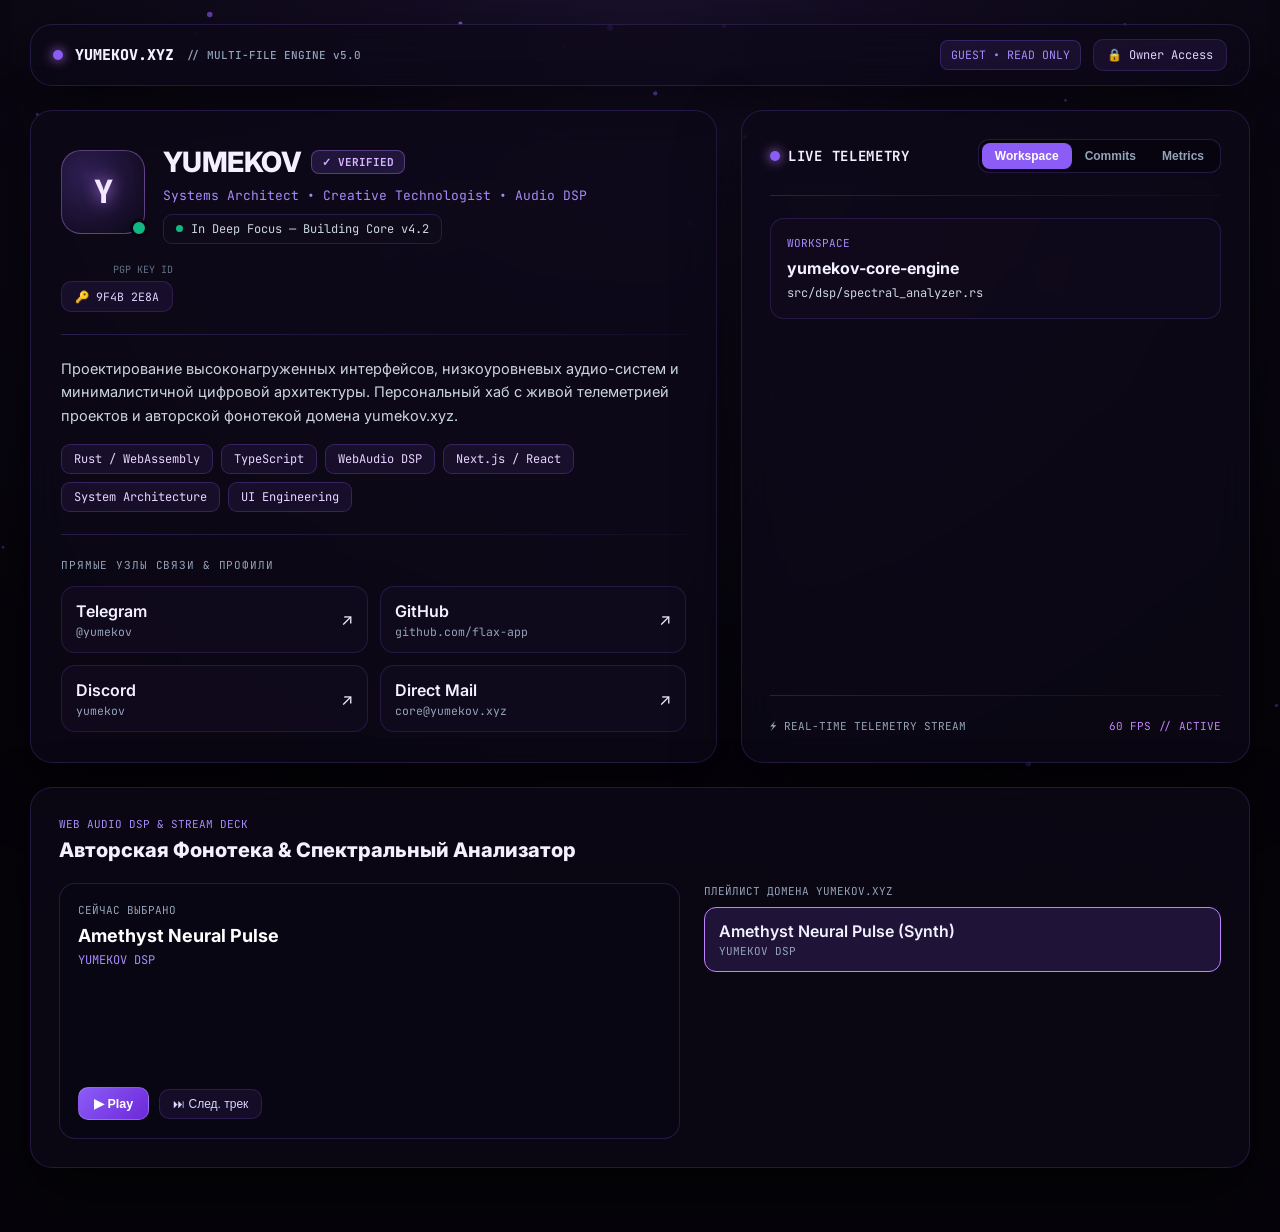
<file: index.html>
<!DOCTYPE html>
<html lang="ru">
<head>
  <meta charset="UTF-8" />
  <meta name="viewport" content="width=device-width, initial-scale=1.0" />
  <title>YUMEKOV.XYZ — Personal Architecture & Audio Hub</title>
  <link rel="stylesheet" href="./css/style.css" />
</head>
<body>
  <video id="bg-video-layer" loop muted playsinline></video>
  <img id="bg-image-layer" alt="wallpaper" />
  <canvas id="bg-canvas"></canvas>
  <div id="bg-dimmer"></div>

  <div class="app-wrapper">
    <div id="root-banner">
      <div style="display:flex;align-items:center;gap:10px">
        <span class="brand-dot"></span>
        <span class="mono" style="font-size:12.5px;font-weight:700;color:#e9d5ff">ROOT STUDIO ACTIVE (РЕЖИМ ВЛАДЕЛЬЦА)</span>
      </div>
      <div style="display:flex;flex-wrap:wrap;gap:8px">
        <button class="btn-ghost" onclick="openEditorModal()">✏ Редактировать профиль и Workspace</button>
        <button class="btn-ghost" onclick="openBgStudio()">🌌 Живой Фон & Дизайн</button>
        <button class="btn-amethyst" onclick="openGithubSyncModal()">☁ Опубликовать на сайт (GitHub Sync)</button>
        <button class="btn-ghost" onclick="downloadConfigJson()">⬇ Скачать site-data.json</button>
        <button class="btn-ghost" style="color:#fca5a5" onclick="logoutRoot()">Выйти</button>
      </div>
    </div>

    <header class="obsidian-card top-nav">
      <div class="brand-logo mono">
        <span class="brand-dot"></span>
        <span>YUMEKOV.XYZ</span>
        <span style="font-size:11px;color:#94a3b8;font-weight:500">// MULTI-FILE ENGINE v5.0</span>
      </div>
      <div style="display:flex;align-items:center;gap:12px">
        <span id="access-badge" class="mono" style="font-size:11.5px;color:#a78bfa;padding:5px 10px;background:rgba(139,92,246,0.1);border-radius:8px;border:1px solid rgba(139,92,246,0.25)">GUEST • READ ONLY</span>
        <button class="btn-ghost mono" onclick="openModal('modal-auth')">🔒 Owner Access</button>
      </div>
    </header>

    <div class="main-grid">
      <section class="obsidian-card profile-card">
        <div>
          <div class="profile-header">
            <div style="display:flex;gap:18px;align-items:center">
              <div id="prof-avatar-box" class="avatar-wrap">
                <span class="avatar-monogram mono">Y</span>
                <span id="prof-status-dot" class="status-dot-badge"></span>
              </div>
              <div>
                <div style="display:flex;align-items:center;gap:10px;flex-wrap:wrap">
                  <h1 id="prof-name" style="font-size:28px;font-weight:800;letter-spacing:-0.02em">YUMEKOV</h1>
                  <span id="prof-verified" class="verified-pill mono">✓ VERIFIED</span>
                </div>
                <div id="prof-role" class="mono" style="font-size:13px;color:#a78bfa;margin-top:3px">Systems Architect • Creative Technologist</div>
                <div class="status-pill mono">
                  <span id="prof-status-inline" style="width:7px;height:7px;border-radius:50%;background:#10b981"></span>
                  <span id="prof-status-text">In Deep Focus — Building Core v4.2</span>
                </div>
              </div>
            </div>

            <div style="text-align:right">
              <div class="mono" style="font-size:10px;color:#64748b">PGP KEY ID</div>
              <button class="btn-ghost mono" style="margin-top:4px;font-size:11.5px" onclick="navigator.clipboard.writeText(document.getElementById('prof-pgp').textContent);showToast('PGP ключ скопирован')">
                🔑 <span id="prof-pgp">9F4B 2E8A</span>
              </button>
            </div>
          </div>

          <div class="divider"></div>
          <p id="prof-bio" style="color:#cbd5e1;font-size:14.5px;line-height:1.65"></p>
          <div id="prof-tags" class="tags-container"></div>
          <div class="root-only" style="margin-top:10px;gap:8px">
            <button class="btn-ghost" onclick="addTagPrompt()">+ Добавить тег</button>
            <button class="btn-ghost" onclick="openEditorModal()">✏ Изменить тексты и аватар</button>
          </div>
        </div>

        <div>
          <div class="divider"></div>
          <div style="display:flex;justify-content:space-between;align-items:center">
            <span class="mono" style="font-size:11px;color:#94a3b8;letter-spacing:0.08em">ПРЯМЫЕ УЗЛЫ СВЯЗИ & ПРОФИЛИ</span>
            <button class="btn-ghost root-only" onclick="addSocialPrompt()">+ Добавить соцсеть</button>
          </div>
          <div id="prof-socials" class="socials-grid"></div>
        </div>
      </section>

      <section class="obsidian-card telemetry-card">
        <div>
          <div style="display:flex;justify-content:space-between;align-items:center;flex-wrap:wrap;gap:10px">
            <div style="display:flex;align-items:center;gap:8px">
              <span class="brand-dot"></span>
              <h2 class="mono" style="font-size:14px;font-weight:700;letter-spacing:0.05em">LIVE TELEMETRY</h2>
            </div>
            <div class="tab-group mono">
              <button class="tab-btn active" data-tab="workspace" onclick="switchTelemetryTab('workspace')">Workspace</button>
              <button class="tab-btn" data-tab="commits" onclick="switchTelemetryTab('commits')">Commits</button>
              <button class="tab-btn" data-tab="metrics" onclick="switchTelemetryTab('metrics')">Metrics</button>
            </div>
          </div>

          <div class="divider"></div>
          <div id="telemetry-body"></div>

          <div class="root-only" style="margin-top:10px;gap:8px">
            <button class="btn-ghost" onclick="addCommitPrompt()">+ Запись в Commits</button>
            <button class="btn-ghost" onclick="openEditorModal()">⚙ Настроить Workspace</button>
          </div>
        </div>

        <div>
          <div class="divider"></div>
          <div style="display:flex;justify-content:space-between;font-size:11px;color:#94a3b8" class="mono">
            <span>⚡ REAL-TIME TELEMETRY STREAM</span>
            <span style="color:#c084fc">60 FPS // ACTIVE</span>
          </div>
        </div>
      </section>
    </div>

    <section class="obsidian-card audio-card">
      <div style="display:flex;justify-content:space-between;align-items:center;flex-wrap:wrap;gap:12px">
        <div>
          <div class="mono" style="font-size:11px;color:#a78bfa">WEB AUDIO DSP & STREAM DECK</div>
          <h2 style="font-size:20px;font-weight:800;margin-top:2px">Авторская Фонотека & Спектральный Анализатор</h2>
        </div>
        <div class="root-only" style="gap:8px">
          <button class="btn-amethyst" onclick="addTrackModal()">+ Добавить трек</button>
          <label class="btn-ghost" style="cursor:pointer">
            📁 Загрузить MP3
            <input type="file" accept="audio/*" style="display:none" onchange="handleLocalAudioUpload(event)" />
          </label>
        </div>
      </div>

      <div class="playlist-grid">
        <div style="background:rgba(10,7,20,0.8);border:1px solid rgba(139,92,246,0.22);border-radius:16px;padding:18px;display:flex;flex-direction:column;justify-content:space-between">
          <div>
            <div class="mono" style="font-size:11px;color:#94a3b8">СЕЙЧАС ВЫБРАНО</div>
            <div id="now-playing-title" style="font-size:18px;font-weight:700;margin-top:4px;color:#fff">Amethyst Neural Pulse</div>
            <div id="now-playing-artist" class="mono" style="font-size:12px;color:#a78bfa;margin-top:2px">YUMEKOV DSP</div>
          </div>
          <canvas id="audio-vis" width="420" height="86" style="width:100%;height:86px;margin:16px 0"></canvas>
          <div style="display:flex;gap:10px;align-items:center">
            <button id="play-btn" class="btn-amethyst" onclick="togglePlay()">▶ Play</button>
            <button class="btn-ghost" onclick="selectTrack((currentTrackIndex + 1) % SITE_DATA.tracks.length, true)">⏭ След. трек</button>
          </div>
        </div>
        <div>
          <div class="mono" style="font-size:11px;color:#94a3b8;margin-bottom:8px">ПЛЕЙЛИСТ ДОМЕНА YUMEKOV.XYZ</div>
          <div id="playlist-box"></div>
        </div>
      </div>
    </section>
  </div>

  <!-- Модальные окна -->
  <div id="modal-auth" class="modal-backdrop">
    <div class="modal-box" style="max-width:420px">
      <h3 style="font-size:18px;font-weight:700">🔒 Вход владельца (Root Access)</h3>
      <p style="font-size:13px;color:#94a3b8;margin-top:6px">Мастер-ключ по умолчанию: <code class="mono" style="color:#e9d5ff">yumekov-root</code></p>
      <input id="owner-pass-input" type="password" class="input-obsidian mono" placeholder="Мастер-ключ..." style="margin-top:14px" />
      <div style="display:flex;justify-content:flex-end;gap:10px;margin-top:18px">
        <button class="btn-ghost" onclick="closeModal('modal-auth')">Отмена</button>
        <button class="btn-amethyst" onclick="verifyOwnerLogin()">Войти в Root</button>
      </div>
    </div>
  </div>

  <div id="modal-editor" class="modal-backdrop">
    <div class="modal-box">
      <h3 style="font-size:18px;font-weight:700;margin-bottom:14px">✏ Редактирование Профиля и Workspace</h3>
      <div class="form-grid">
        <div><label class="mono" style="font-size:11px">Никнейм</label><input id="ed-name" class="input-obsidian" /></div>
        <div><label class="mono" style="font-size:11px">Бейдж верификации</label><input id="ed-verified" class="input-obsidian" /></div>
        <div><label class="mono" style="font-size:11px">Роль</label><input id="ed-role" class="input-obsidian" /></div>
        <div><label class="mono" style="font-size:11px">Статус</label><input id="ed-status" class="input-obsidian" /></div>
        <div><label class="mono" style="font-size:11px">Цвет точки статуса (HEX)</label><input id="ed-status-color" class="input-obsidian" /></div>
        <div><label class="mono" style="font-size:11px">PGP Key ID</label><input id="ed-pgp" class="input-obsidian" /></div>
      </div>
      <div style="margin-top:12px"><label class="mono" style="font-size:11px">Аватар (URL)</label><input id="ed-avatar" class="input-obsidian" /></div>
      <div style="margin-top:12px"><label class="mono" style="font-size:11px">О себе</label><textarea id="ed-bio" rows="3" class="input-obsidian"></textarea></div>
      <div class="divider"></div>
      <div class="form-grid">
        <div><label class="mono" style="font-size:11px">Проект</label><input id="ed-ws-proj" class="input-obsidian" /></div>
        <div><label class="mono" style="font-size:11px">Файл</label><input id="ed-ws-file" class="input-obsidian" /></div>
        <div><label class="mono" style="font-size:11px">Стек</label><input id="ed-ws-stack" class="input-obsidian" /></div>
        <div><label class="mono" style="font-size:11px">Прогресс (%)</label><input id="ed-ws-prog" type="number" class="input-obsidian" /></div>
      </div>
      <div style="display:flex;justify-content:flex-end;gap:10px;margin-top:18px">
        <button class="btn-ghost" onclick="closeModal('modal-editor')">Отмена</button>
        <button class="btn-amethyst" onclick="saveEditorChanges()">Сохранить</button>
      </div>
    </div>
  </div>

  <div id="modal-bg" class="modal-backdrop">
    <div class="modal-box">
      <h3 style="font-size:18px;font-weight:700;margin-bottom:14px">🌌 Студия Живого Фона</h3>
      <div class="form-grid">
        <div>
          <label class="mono" style="font-size:11px">Режим</label>
          <select id="bg-mode-select" class="input-obsidian">
            <option value="particles">Созвездие Частиц</option>
            <option value="nebula">Аметистовая Туманность</option>
            <option value="matrix">Кибер-Дождь</option>
            <option value="grid">3D Сетка</option>
            <option value="wallpaper">Свое Видео / Фото</option>
            <option value="minimal">Чистый Обсидиан</option>
          </select>
        </div>
        <div>
          <label class="mono" style="font-size:11px">Акцент</label>
          <select id="bg-accent-select" class="input-obsidian">
            <option value="#8b5cf6">Royal Amethyst</option>
            <option value="#a855f7">Neon Orchid</option>
            <option value="#6366f1">Deep Indigo</option>
            <option value="#d946ef">Cyber Fuchsia</option>
          </select>
        </div>
      </div>
      <div style="margin-top:12px"><label class="mono" style="font-size:11px">Ссылка на видео/фото</label><input id="bg-custom-url" class="input-obsidian" /></div>
      <div class="form-grid" style="margin-top:12px">
        <div><label class="mono" style="font-size:11px">Затемнение (0.1-0.95)</label><input id="bg-dim-range" type="number" step="0.05" min="0.1" max="0.95" class="input-obsidian" /></div>
        <div><label class="mono" style="font-size:11px">Размытие стекла (px)</label><input id="bg-blur-range" type="number" min="0" max="40" class="input-obsidian" /></div>
        <div><label class="mono" style="font-size:11px">Скорость</label><input id="bg-speed-range" type="number" step="0.2" min="0.2" max="3.0" class="input-obsidian" /></div>
      </div>
      <div style="display:flex;justify-content:flex-end;gap:10px;margin-top:18px">
        <button class="btn-ghost" onclick="closeModal('modal-bg')">Отмена</button>
        <button class="btn-amethyst" onclick="applyBgStudio()">Применить</button>
      </div>
    </div>
  </div>

  <div id="modal-github" class="modal-backdrop">
    <div class="modal-box">
      <h3 style="font-size:18px;font-weight:700;margin-bottom:8px">☁ GitHub API Sync</h3>
      <p style="font-size:13px;color:#cbd5e1">Сохранение изменений прямо в репозиторий для всех гостей.</p>
      <div class="form-grid" style="margin-top:12px">
        <div><label class="mono" style="font-size:11px">Owner</label><input id="gh-owner" class="input-obsidian" value="flax-app" /></div>
        <div><label class="mono" style="font-size:11px">Repo</label><input id="gh-repo" class="input-obsidian" value="yumekov.xyz" /></div>
      </div>
      <div style="margin-top:12px"><label class="mono" style="font-size:11px">GitHub Token</label><input id="gh-token" type="password" class="input-obsidian mono" /></div>
      <div style="display:flex;justify-content:space-between;align-items:center;margin-top:18px">
        <button class="btn-ghost" onclick="downloadConfigJson()">⬇ Скачать JSON</button>
        <div style="display:flex;gap:10px">
          <button class="btn-ghost" onclick="closeModal('modal-github')">Отмена</button>
          <button class="btn-amethyst" onclick="syncToGithub()">Запушить</button>
        </div>
      </div>
    </div>
  </div>

  <div id="toast-container"></div>
  <script src="./js/bg-engine.js"></script>
  <script src="./js/app.js"></script>
</body>
</html>
</file>
<file: css/style.css>
@import url('https://fonts.googleapis.com/css2?family=Inter:wght@400;500;600;700;800&family=JetBrains+Mono:wght@400;500;600;700&display=swap');

:root {
  --bg-deep: #06040a;
  --bg-card: rgba(13, 9, 23, 0.74);
  --border-subtle: rgba(139, 92, 246, 0.20);
  --border-hover: rgba(192, 132, 252, 0.50);
  --accent: #8b5cf6;
  --accent-glow: #c084fc;
  --glass-blur: 18px;
}

* { box-sizing: border-box; margin: 0; padding: 0; }
body { background-color: var(--bg-deep); color: #f3f0ff; font-family: 'Inter', sans-serif; min-height: 100vh; overflow-x: hidden; position: relative; line-height: 1.5; }
.mono { font-family: 'JetBrains Mono', monospace; }

#bg-canvas, #bg-video-layer, #bg-image-layer { position: fixed; inset: 0; width: 100vw; height: 100vh; pointer-events: none; z-index: 0; }
#bg-video-layer, #bg-image-layer { object-fit: cover; display: none; }
#bg-dimmer { position: fixed; inset: 0; background: radial-gradient(circle at 50% 0%, rgba(139, 92, 246, 0.14), rgba(6, 4, 10, 0.82) 78%); pointer-events: none; z-index: 1; }

.app-wrapper { position: relative; z-index: 10; max-width: 1260px; margin: 0 auto; padding: 24px 20px 64px; }
#root-banner { display: none; background: linear-gradient(90deg, rgba(109, 40, 217, 0.35), rgba(139, 92, 246, 0.2)); border: 1px solid rgba(192, 132, 252, 0.45); border-radius: 14px; padding: 10px 18px; margin-bottom: 18px; align-items: center; justify-content: space-between; flex-wrap: wrap; gap: 12px; backdrop-filter: blur(16px); }
body.is-root #root-banner { display: flex; }
.root-only { display: none !important; }
body.is-root .root-only { display: inline-flex !important; }

.obsidian-card { background: var(--bg-card); backdrop-filter: blur(var(--glass-blur)); -webkit-backdrop-filter: blur(var(--glass-blur)); border: 1px solid var(--border-subtle); border-radius: 22px; box-shadow: 0 24px 60px rgba(0, 0, 0, 0.7); transition: border-color 0.25s ease; }
.obsidian-card:hover { border-color: var(--border-hover); }

.top-nav { display: flex; align-items: center; justify-content: space-between; padding: 14px 22px; margin-bottom: 24px; }
.brand-logo { display: flex; align-items: center; gap: 12px; font-weight: 800; font-size: 15px; }
.brand-dot { width: 10px; height: 10px; border-radius: 50%; background: var(--accent); box-shadow: 0 0 12px var(--accent-glow); }

.main-grid { display: grid; grid-template-columns: 1.35fr 1fr; gap: 24px; margin-bottom: 24px; }
@media(max-width: 980px) { .main-grid { grid-template-columns: 1fr; } }

.profile-card { padding: 30px; display: flex; flex-direction: column; justify-content: space-between; }
.profile-header { display: flex; align-items: flex-start; justify-content: space-between; gap: 18px; flex-wrap: wrap; }
.avatar-wrap { position: relative; width: 84px; height: 84px; border-radius: 20px; background: radial-gradient(circle at 30% 30%, rgba(139, 92, 246, 0.28), rgba(12, 8, 22, 0.95)); border: 1px solid rgba(192, 132, 252, 0.4); display: flex; align-items: center; justify-content: center; }
.avatar-wrap img { width: 100%; height: 100%; object-fit: cover; border-radius: 19px; }
.avatar-monogram { font-size: 32px; font-weight: 800; color: #f3e8ff; text-shadow: 0 0 16px var(--accent-glow); }
.status-dot-badge { position: absolute; bottom: -4px; right: -4px; width: 18px; height: 18px; border-radius: 50%; background: #10b981; border: 3px solid #080510; }
.verified-pill { display: inline-flex; align-items: center; gap: 5px; font-size: 11px; font-weight: 700; padding: 3px 10px; border-radius: 8px; background: rgba(139, 92, 246, 0.16); border: 1px solid rgba(192, 132, 252, 0.35); color: #d8b4fe; }
.status-pill { display: inline-flex; align-items: center; gap: 8px; margin-top: 8px; padding: 5px 12px; border-radius: 9px; background: rgba(16, 12, 28, 0.85); border: 1px solid rgba(139, 92, 246, 0.22); font-size: 12px; color: #cbd5e1; }
.divider { height: 1px; background: linear-gradient(90deg, rgba(139, 92, 246, 0.25), rgba(139, 92, 246, 0.05)); margin: 22px 0; }
.tags-container { display: flex; flex-wrap: wrap; gap: 8px; margin-top: 16px; }
.tag-pill { background: rgba(139, 92, 246, 0.09); border: 1px solid rgba(139, 92, 246, 0.26); color: #e9d5ff; border-radius: 9px; padding: 5px 12px; font-size: 12px; display: inline-flex; align-items: center; gap: 6px; }
.socials-grid { display: grid; grid-template-columns: repeat(auto-fill, minmax(210px, 1fr)); gap: 12px; margin-top: 12px; }
.social-node { background: rgba(18, 12, 32, 0.72); border: 1px solid rgba(139, 92, 246, 0.18); border-radius: 14px; padding: 12px 14px; display: flex; align-items: center; justify-content: space-between; text-decoration: none; color: inherit; transition: all 0.2s ease; }
.social-node:hover { border-color: var(--accent-glow); background: rgba(139, 92, 246, 0.15); }

.telemetry-card { padding: 28px; display: flex; flex-direction: column; justify-content: space-between; }
.tab-group { display: inline-flex; background: rgba(8, 5, 16, 0.85); border: 1px solid rgba(139, 92, 246, 0.22); border-radius: 11px; padding: 3px; }
.tab-btn { background: transparent; color: #94a3b8; border: none; padding: 6px 13px; font-size: 12px; font-weight: 600; border-radius: 8px; cursor: pointer; }
.tab-btn.active { background: var(--accent); color: #fff; }
.commit-item { background: rgba(16, 11, 29, 0.75); border: 1px solid rgba(139, 92, 246, 0.16); border-radius: 13px; padding: 12px 14px; margin-bottom: 10px; cursor: pointer; }

.audio-card { padding: 28px; }
.playlist-grid { display: grid; grid-template-columns: 1.2fr 1fr; gap: 24px; margin-top: 18px; }
@media(max-width: 860px) { .playlist-grid { grid-template-columns: 1fr; } }
.track-row { display: flex; align-items: center; justify-content: space-between; padding: 11px 14px; border-radius: 12px; background: rgba(16, 11, 28, 0.65); border: 1px solid rgba(139, 92, 246, 0.15); margin-bottom: 8px; cursor: pointer; }
.track-row.active { border-color: var(--accent-glow); background: rgba(139, 92, 246, 0.16); }

.btn-amethyst { background: linear-gradient(135deg, var(--accent), #6d28d9); color: #fff; border: 1px solid rgba(255, 255, 255, 0.18); border-radius: 10px; padding: 8px 15px; font-size: 12.5px; font-weight: 600; cursor: pointer; }
.btn-ghost { background: rgba(139, 92, 246, 0.09); color: #ddd6fe; border: 1px solid var(--border-subtle); border-radius: 10px; padding: 7px 13px; font-size: 12px; cursor: pointer; }

.modal-backdrop { position: fixed; inset: 0; background: rgba(4, 2, 8, 0.82); backdrop-filter: blur(12px); z-index: 100; display: none; align-items: center; justify-content: center; padding: 20px; }
.modal-backdrop.open { display: flex; }
.modal-box { background: #0d0818; border: 1px solid rgba(192, 132, 252, 0.38); border-radius: 22px; width: 100%; max-width: 680px; max-height: 90vh; overflow-y: auto; padding: 26px; }
.input-obsidian { width: 100%; background: rgba(7, 4, 14, 0.9); border: 1px solid rgba(139, 92, 246, 0.3); color: #f5f3ff; border-radius: 10px; padding: 9px 12px; font-size: 13px; outline: none; margin-top: 5px; }
.form-grid { display: grid; grid-template-columns: 1fr 1fr; gap: 14px; }
@media(max-width: 640px) { .form-grid { grid-template-columns: 1fr; } }
#toast-container { position: fixed; bottom: 24px; right: 24px; z-index: 200; display: flex; flex-direction: column; gap: 10px; }
.toast-msg { background: rgba(15, 10, 28, 0.95); border: 1px solid var(--accent-glow); color: #f3e8ff; padding: 12px 18px; border-radius: 12px; font-size: 13px; }
</file>
